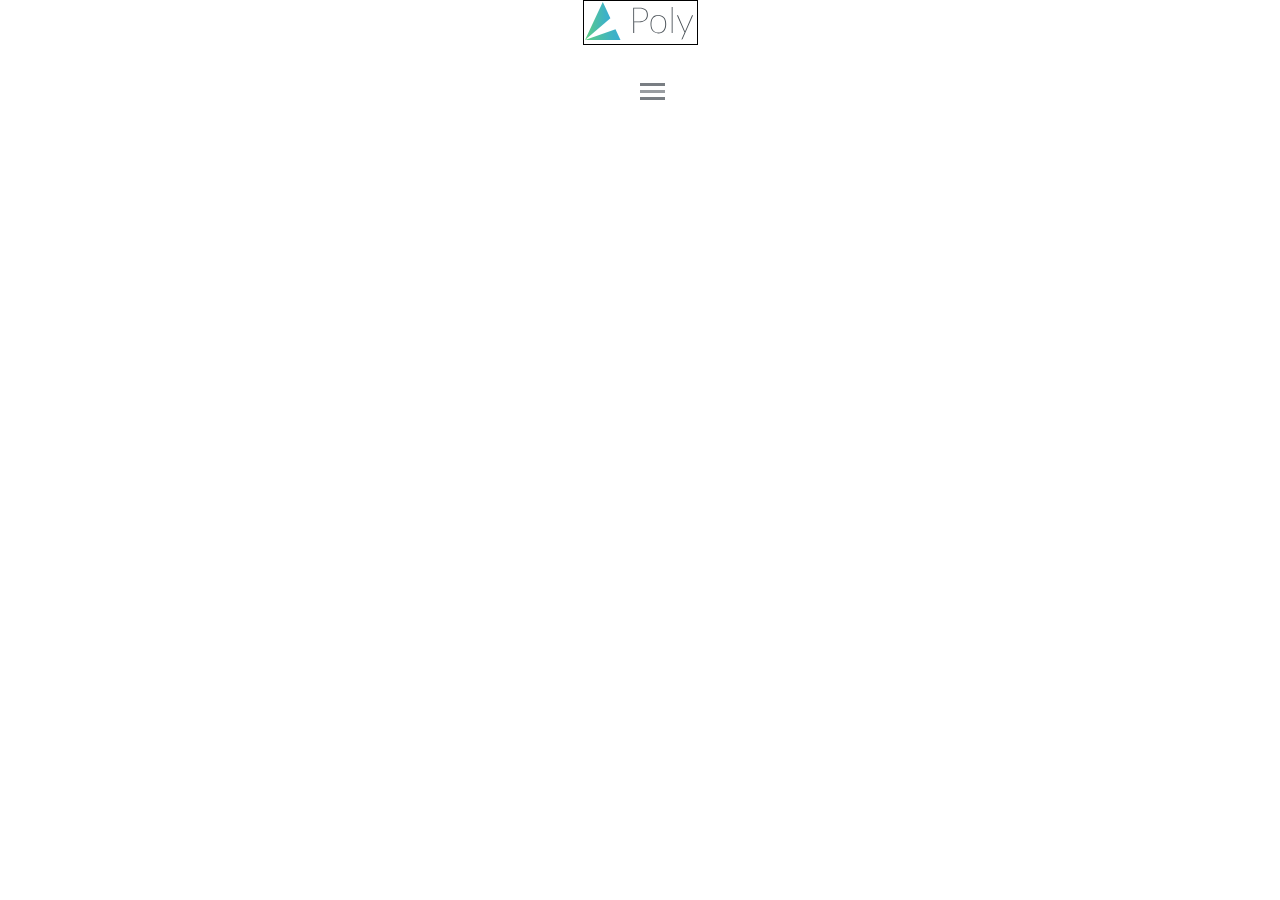
<file: index.html>
<!DOCTYPE html>
<html>
  <head>
    <title>Poly UI Kit</title>
    <meta name="viewport" content="width=device-width, initial-scale=1">
    <link rel="stylesheet" href="css/application.css">
  </head>
  <body>
    <header role="banner">

      <a class="site-logo" href="/">
        <b class="srt">Poly - UI Toolkit</b>
      </a>

      <nav role="navigation">
        <span class="icn-toggle">
          <b class="srt">Toggle</b>
        </span>
      </nav>

    </header>
  </body>
</html>
</file>
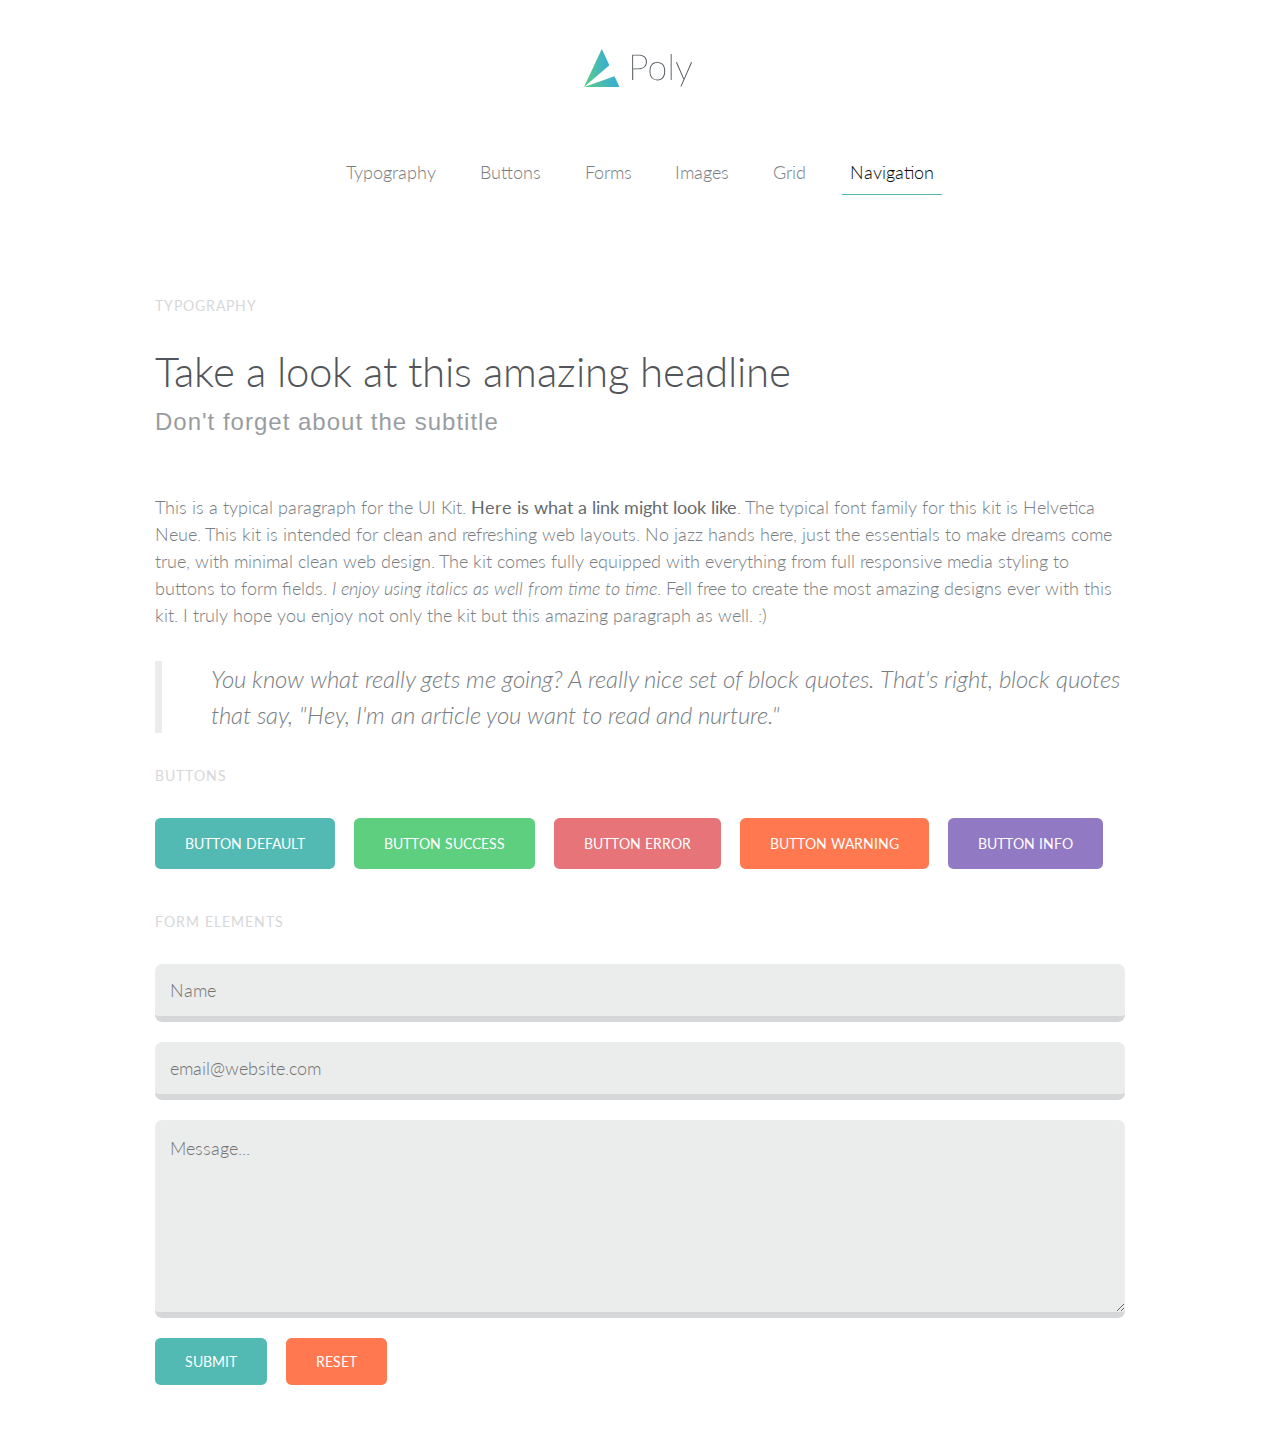
<file: BEM/index.html>
<!DOCTYPE html>
<html>
  <head>
    <title>Poly UI Kit</title>
    <meta name="viewport" content="width=device-width, initial-scale=1">
    <link rel="stylesheet" href="css/application.css">
  </head>
  <body>
    <div class="container">
      <header role="banner">
        <a class="site-logo" href="/">
          <b class="srt">Poly - UI Toolkit</b>
        </a>
        <nav class="navbar" role="navigation">
          <span class="icn-toggle">
            <b class="srt">Toggle</b>
          </span>

          <ul class="nav">
            <li class="nav__item"><a href="#">Typography</a></li>
            <li class="nav__item"><a href="#">Buttons</a></li>
            <li class="nav__item"><a href="#">Forms</a></li>
            <li class="nav__item"><a href="#">Images</a></li>
            <li class="nav__item"><a href="#">Grid</a></li>
            <li class="nav__item--current"><a href="#">Navigation</a></li>
          </ul>
        </nav>

      </header>

      <h4>Typography</h4>
      <h1 class="headline-primary--grouped">Take a look at this amazing headline</h1>
      <h2 class="headline-secondary--grouped">Don't forget about the subtitle</h2>
      <p>This is a typical paragraph for the UI Kit. <a href="#">Here is what a link might look like</a>. The typical font family for this kit is Helvetica Neue.  This kit is intended for clean and refreshing web layouts. No jazz hands here, just the essentials to make dreams come true, with minimal clean web design. The kit comes fully equipped with everything from full responsive media styling to buttons to form fields. <em>I enjoy using italics as well from time to time</em>. Fell free to create the most amazing designs ever with this kit. I truly hope you enjoy not only the kit but this amazing paragraph as well. :)</p>
      <blockquote>You know what really gets me going? A really nice set of block quotes.  That's right, block quotes that say, "Hey, I'm an article you want to read and nurture."</blockquote>

      <h4>Buttons</h4>
      <a class="btn--default" href="#">Button Default</a>
      <a class="btn--success" href="#">Button Success</a>
      <a class="btn--error" href="#">Button Error</a>
      <button class="btn--warning">Button Warning</button>
      <button class="btn--info">Button Info</button>

      <h4>Form Elements</h4>
      <form class="form">
        <label class="form__label--hidden" for="name">Name:</label>
        <input class="form__input" type="text" id="name" placeholder="Name">

        <label class="form__label--hidden" for="email">Email:</label>
        <input class="form__input" type="email" id="email" placeholder="email@website.com">

        <label  class="form__label--hidden" for="msg">Message:</label>
        <textarea class="form__input" id="msg" placeholder="Message..." rows="6"></textarea>

        <input class="btn--default" type="submit" value="Submit">
        <input class="btn--warning" type="reset" value="Reset">
      </form>
    </div>
  </body>
</html>
</file>
<file: css/application.css>
@import url("http://fonts.googleapis.com/css?family=Lato:100,300,400,700,900");
.srt {
  border: 0;
  clip: rect(0 0 0 0);
  height: 1px;
  margin: -1px;
  overflow: hidden;
  padding: 0;
  position: absolute;
  width: 1px; }

.icn-toggle:before {
  display: block;
  content: '';
  position: absolute; }

html {
  font-family: sans-serif;
  -ms-text-size-adjust: 100%;
  -webkit-text-size-adjust: 100%; }

body {
  margin: 0; }

article,
aside,
details,
figcaption,
figure,
footer,
header,
hgroup,
main,
nav,
section,
summary {
  display: block; }

audio,
canvas,
progress,
video {
  display: inline-block;
  vertical-align: baseline; }

audio:not([controls]) {
  display: none;
  height: 0; }

[hidden],
template {
  display: none; }

a {
  background: transparent; }

a:active,
a:hover {
  outline: 0; }

abbr[title] {
  border-bottom: 1px dotted; }

b,
strong {
  font-weight: bold; }

dfn {
  font-style: italic; }

h1 {
  font-size: 2em;
  margin: 0.67em 0; }

mark {
  background: #ff0;
  color: #000; }

small {
  font-size: 80%; }

sub,
sup {
  font-size: 75%;
  line-height: 0;
  position: relative;
  vertical-align: baseline; }

sup {
  top: -0.5em; }

sub {
  bottom: -0.25em; }

img {
  border: 0; }

svg:not(:root) {
  overflow: hidden; }

figure {
  margin: 1em 40px; }

hr {
  -moz-box-sizing: content-box;
  box-sizing: content-box;
  height: 0; }

pre {
  overflow: auto; }

code,
kbd,
pre,
samp {
  font-family: monospace, monospace;
  font-size: 1em; }

button,
input,
optgroup,
select,
textarea {
  color: inherit;
  font: inherit;
  margin: 0; }

button {
  overflow: visible; }

button,
select {
  text-transform: none; }

button,
html input[type="button"],
input[type="reset"],
input[type="submit"] {
  -webkit-appearance: button;
  cursor: pointer; }

button[disabled],
html input[disabled] {
  cursor: default; }

button::-moz-focus-inner,
input::-moz-focus-inner {
  border: 0;
  padding: 0; }

input {
  line-height: normal; }

*
input[type="checkbox"],
input[type="radio"] {
  box-sizing: border-box;
  padding: 0; }

input[type="number"]::-webkit-inner-spin-button,
input[type="number"]::-webkit-outer-spin-button {
  height: auto; }

input[type="search"] {
  -webkit-appearance: textfield;
  -moz-box-sizing: content-box;
  -webkit-box-sizing: content-box;
  box-sizing: content-box; }

input[type="search"]::-webkit-search-cancel-button,
input[type="search"]::-webkit-search-decoration {
  -webkit-appearance: none; }

fieldset {
  border: 1px solid #c0c0c0;
  margin: 0 2px;
  padding: 0.35em 0.625em 0.75em; }

legend {
  border: 0;
  padding: 0; }

textarea {
  overflow: auto; }

optgroup {
  font-weight: bold; }

table {
  border-collapse: collapse;
  border-spacing: 0; }

td,
th {
  padding: 0; }

* {
  -moz-box-sizing: border-box;
  box-sizing: border-box; }

body {
  font-size: 16px;
  line-height: 1.5;
  font-family: "Lato", "Helvetica Neue", Helvetica, Arial, sans-serif; }

header {
  text-align: center; }

h1 {
  font-weight: 300;
  color: #525559; }

h2 {
  font-family: "Helvetica Neue", Helvetica, Arial, sans-serif;
  font-weight: 100;
  color: #999da1; }

.site-logo {
  margin-bottom: 2em;
  background-image: url("../img/logo.svg");
  background-repeat: no-repeat;
  width: 115px;
  height: 45px;
  display: inline-block;
  border: 1px solid black; }

.btn--defaut,
.progbar--defaut,
.tooltip--defaut {
  background-color: #52bab3; }
.btn--success,
.progbar--success,
.tooltip--success {
  background-color: #5ece7f; }
.btn--error,
.progbar--error,
.tooltip--error {
  background-color: #e67478; }
.btn--warning,
.progbar--warning,
.tooltip--warning {
  background-color: #ff784f; }
.btn--info,
.progbar--info,
.tooltip--info {
  background-color: #9279c3; }

.icn-toggle {
  width: 25px;
  height: 17px;
  position: absolute;
  border-top: solid 3px #797e83;
  border-bottom: solid 3px #797e83; }
  .icn-toggle:before {
    width: 25px;
    height: 3px;
    background: #999da1;
    top: 4px; }

/*# sourceMappingURL=application.css.map */
</file>
<file: BEM/css/application.css>
@import url("http://fonts.googleapis.com/css?family=Lato:100,300,400,700,900");
.srt, .form__label--hidden {
  border: 0;
  clip: rect(0 0 0 0);
  height: 1px;
  margin: -1px;
  overflow: hidden;
  padding: 0;
  position: absolute;
  width: 1px; }

.icn-toggle:before {
  display: block;
  content: '';
  position: absolute; }

html {
  font-family: sans-serif;
  -ms-text-size-adjust: 100%;
  -webkit-text-size-adjust: 100%; }

body {
  margin: 0; }

article,
aside,
details,
figcaption,
figure,
footer,
header,
hgroup,
main,
nav,
section,
summary {
  display: block; }

audio,
canvas,
progress,
video {
  display: inline-block;
  vertical-align: baseline; }

audio:not([controls]) {
  display: none;
  height: 0; }

[hidden],
template {
  display: none; }

a {
  background: transparent; }

a:active,
a:hover {
  outline: 0; }

abbr[title] {
  border-bottom: 1px dotted; }

b,
strong {
  font-weight: bold; }

dfn {
  font-style: italic; }

h1 {
  font-size: 2em;
  margin: 0.67em 0; }

mark {
  background: #ff0;
  color: #000; }

small {
  font-size: 80%; }

sub,
sup {
  font-size: 75%;
  line-height: 0;
  position: relative;
  vertical-align: baseline; }

sup {
  top: -0.5em; }

sub {
  bottom: -0.25em; }

img {
  border: 0; }

svg:not(:root) {
  overflow: hidden; }

figure {
  margin: 1em 40px; }

hr {
  -moz-box-sizing: content-box;
  box-sizing: content-box;
  height: 0; }

pre {
  overflow: auto; }

code,
kbd,
pre,
samp {
  font-family: monospace, monospace;
  font-size: 1em; }

button,
input,
optgroup,
select,
textarea {
  color: inherit;
  font: inherit;
  margin: 0; }

button {
  overflow: visible; }

button,
select {
  text-transform: none; }

button,
html input[type="button"],
input[type="reset"],
input[type="submit"] {
  -webkit-appearance: button;
  cursor: pointer; }

button[disabled],
html input[disabled] {
  cursor: default; }

button::-moz-focus-inner,
input::-moz-focus-inner {
  border: 0;
  padding: 0; }

input {
  line-height: normal; }

*
input[type="checkbox"],
input[type="radio"] {
  box-sizing: border-box;
  padding: 0; }

input[type="number"]::-webkit-inner-spin-button,
input[type="number"]::-webkit-outer-spin-button {
  height: auto; }

input[type="search"] {
  -webkit-appearance: textfield;
  -moz-box-sizing: content-box;
  -webkit-box-sizing: content-box;
  box-sizing: content-box; }

input[type="search"]::-webkit-search-cancel-button,
input[type="search"]::-webkit-search-decoration {
  -webkit-appearance: none; }

fieldset {
  border: 1px solid #c0c0c0;
  margin: 0 2px;
  padding: 0.35em 0.625em 0.75em; }

legend {
  border: 0;
  padding: 0; }

textarea {
  overflow: auto; }

optgroup {
  font-weight: bold; }

table {
  border-collapse: collapse;
  border-spacing: 0; }

td,
th {
  padding: 0; }

* {
  -moz-box-sizing: border-box;
  box-sizing: border-box; }

body {
  color: #797e83;
  font-size: 16px;
  line-height: 1.5;
  font-family: "Lato", "Helvetica Neue", Helvetica, Arial, sans-serif; }

header {
  text-align: center;
  padding: 3em 0; }

h3 {
  font-size: 1.125em; }

h4 {
  margin-top: 1.57143em;
  margin-bottom: 2.28571em;
  color: #d6d7d9;
  text-transform: uppercase;
  letter-spacing: 1px;
  font-weight: 400;
  font-size: 0.875em; }

a {
  color: #656a6e;
  text-decoration: none;
  font-weight: 400; }

p {
  font-size: 1.125em;
  line-height: 1.5;
  margin: 0 0 1.66667em;
  font-weight: 300; }

blockquote {
  font-size: 1.5em;
  font-style: italic;
  font-weight: 300;
  margin: 1.33333em 0;
  padding: 0 0 0 5%;
  border-left: solid 0.33333em #ebecec; }

ul,
li {
  margin: 0;
  padding: 0;
  list-style-type: none; }

input,
textarea {
  display: block;
  outline: 0;
  border: 0; }

input:focus,
textarea:focus {
  transition: 0.3s; }

button {
  outline: 0; }

[class^="btn--"], .form__btn {
  padding: 15px 30px;
  border: 0;
  border-radius: 0.4em;
  color: #fff;
  text-transform: uppercase;
  font-size: 0.875em;
  font-weight: 400;
  transition: opacity 0.3s;
  display: block; }
  [class^="btn--"]:hover, .form__btn:hover {
    opacity: .75; }
  [class^="btn--"]:active, .form__btn:active {
    opacity: initial; }

.nav__item, .nav__item--current {
  display: inline-block;
  margin: 0 0.75em; }

.nav__item a, .nav__item--current a {
  font-size: 1.125em;
  font-weight: 300;
  display: block;
  padding: 0.44444em;
  border-bottom: 1px solid transparent; }

.nav__item a:hover, .nav__item--current a {
  color: #0b0b0b;
  border-color: #52bab3; }

h1, .headline-primary, .headline-primary--grouped {
  font-weight: 300;
  font-size: 2.625em;
  line-height: 1.09524;
  margin-bottom: 1.66667em;
  color: #525559;
  margin-top: 0; }

h2, .headline-secondary, .headline-secondary--grouped {
  font-family: "Helvetica Neue", Helvetica, Arial, sans-serif;
  font-weight: 100;
  font-size: 1.5em;
  color: #999da1;
  letter-spacing: 1px; }

.container {
  max-width: 62.5em;
  margin: 0 auto;
  padding: 0 0.9375em 3.125em 0.9375em; }

.site-logo {
  background-image: url("../img/logo.svg");
  background-repeat: no-repeat;
  width: 115px;
  height: 45px;
  display: inline-block;
  margin-bottom: 2em; }

.icn-toggle {
  width: 25px;
  height: 17px;
  border-top: solid 3px #797e83;
  border-bottom: solid 3px #797e83;
  position: absolute;
  display: none; }
  .icn-toggle:before {
    width: 25px;
    height: 3px;
    background: #999da1;
    top: 4px; }

.btn--default {
  background-color: #52bab3; }
.btn--success {
  background-color: #5ece7f; }
.btn--error {
  background-color: #e67478; }
.btn--warning {
  background-color: #ff784f; }
.btn--info {
  background-color: #9279c3; }

[class^="btn--"] {
  margin-bottom: 1.42857em;
  width: auto;
  display: inline-block;
  margin-right: 1.07143em; }

.nav {
  margin-top: 1.25em;
  margin-bottom: 1.875em; }
  .nav__item a {
    color: #797e83; }

.headline-primary {
  margin-bottom: 1.66667em; }
  .headline-primary--grouped {
    margin-bottom: 0; }
.headline-secondary {
  margin-bottom: 0.91667em; }
  .headline-secondary--grouped {
    margin-top: 0.41667em;
    margin-bottom: 2.25em; }

.form__label {
  display: block;
  margin-bottom: 0.625em; }
.form__input {
  width: 100%;
  font-size: 1.125em;
  padding: 0.83333em;
  margin-bottom: 1.11111em;
  border-bottom: 6px solid #d6d7d9;
  border-radius: 0.4em;
  background: #ebecec;
  color: black;
  font-weight: 300; }
  .form__input:focus {
    border-color: #52bab3; }
.form__btn {
  background: #52bab3; }

/*# sourceMappingURL=application.css.map */
</file>
